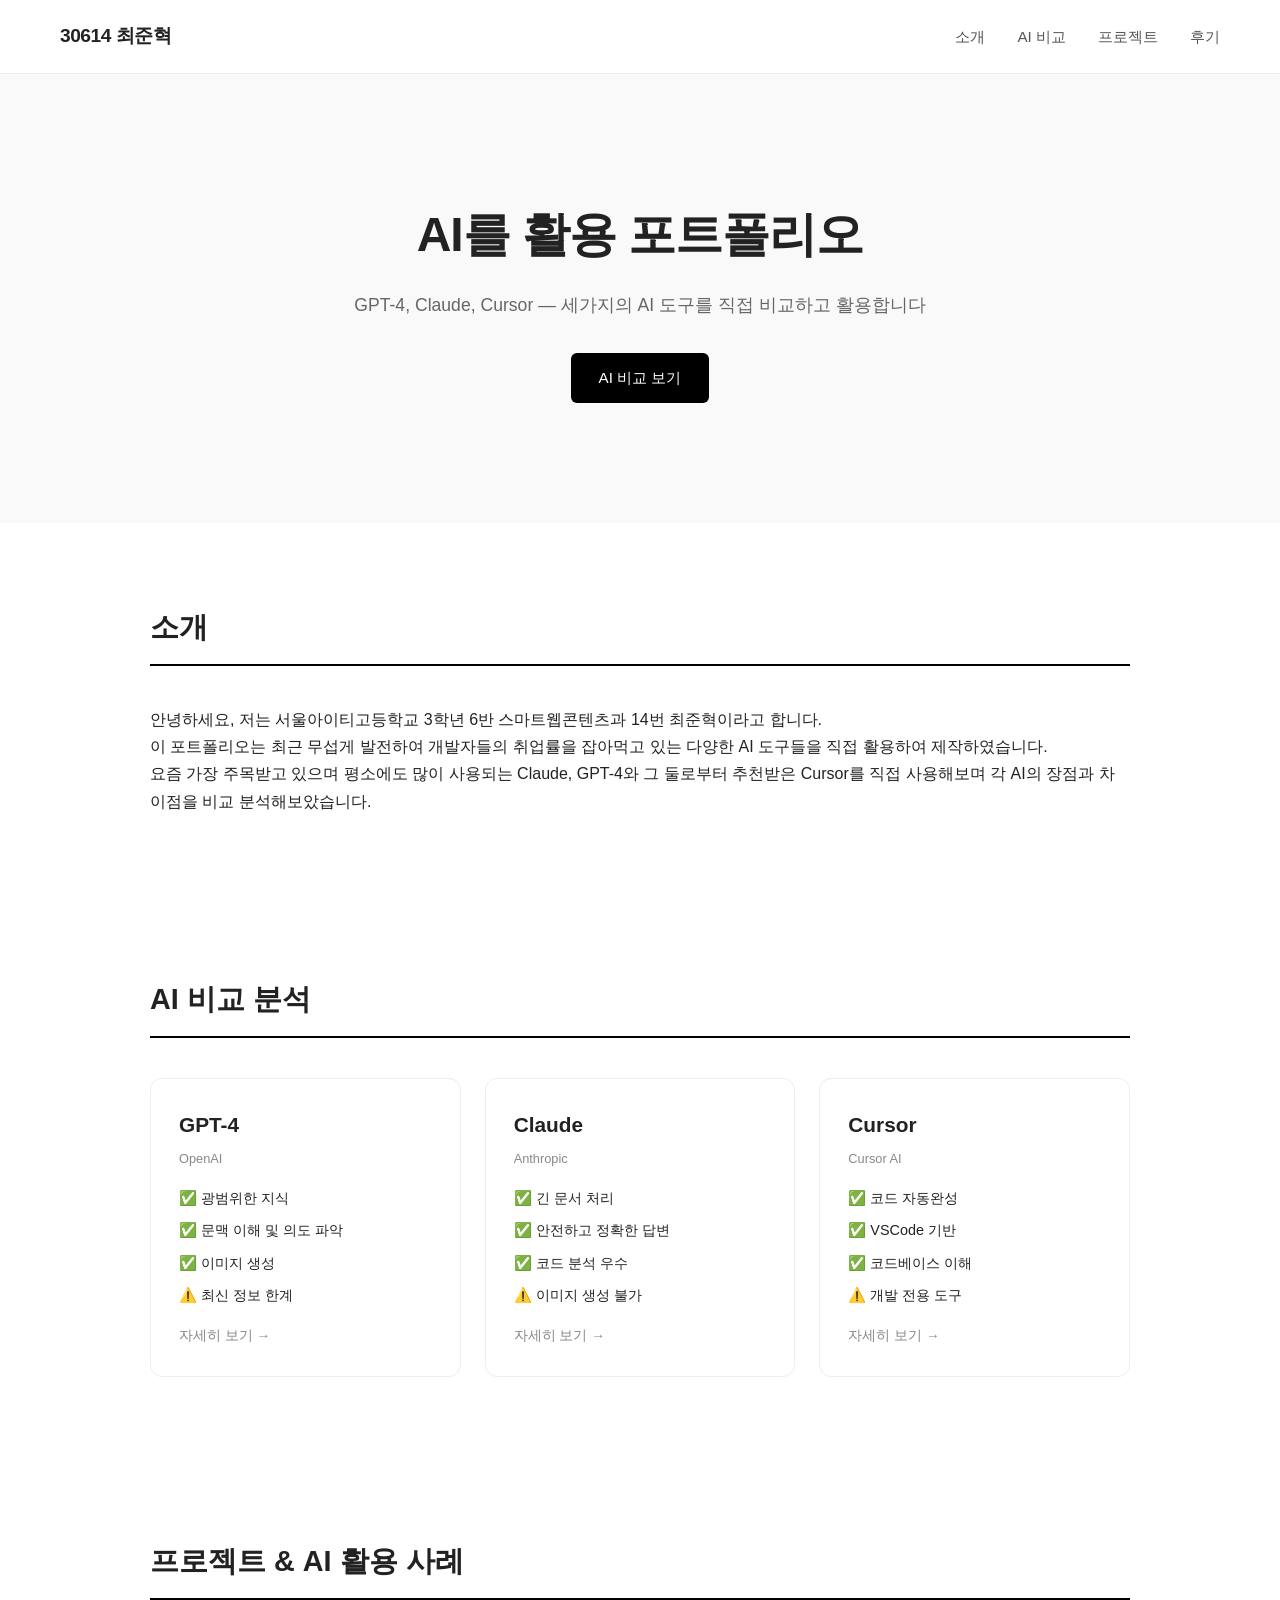
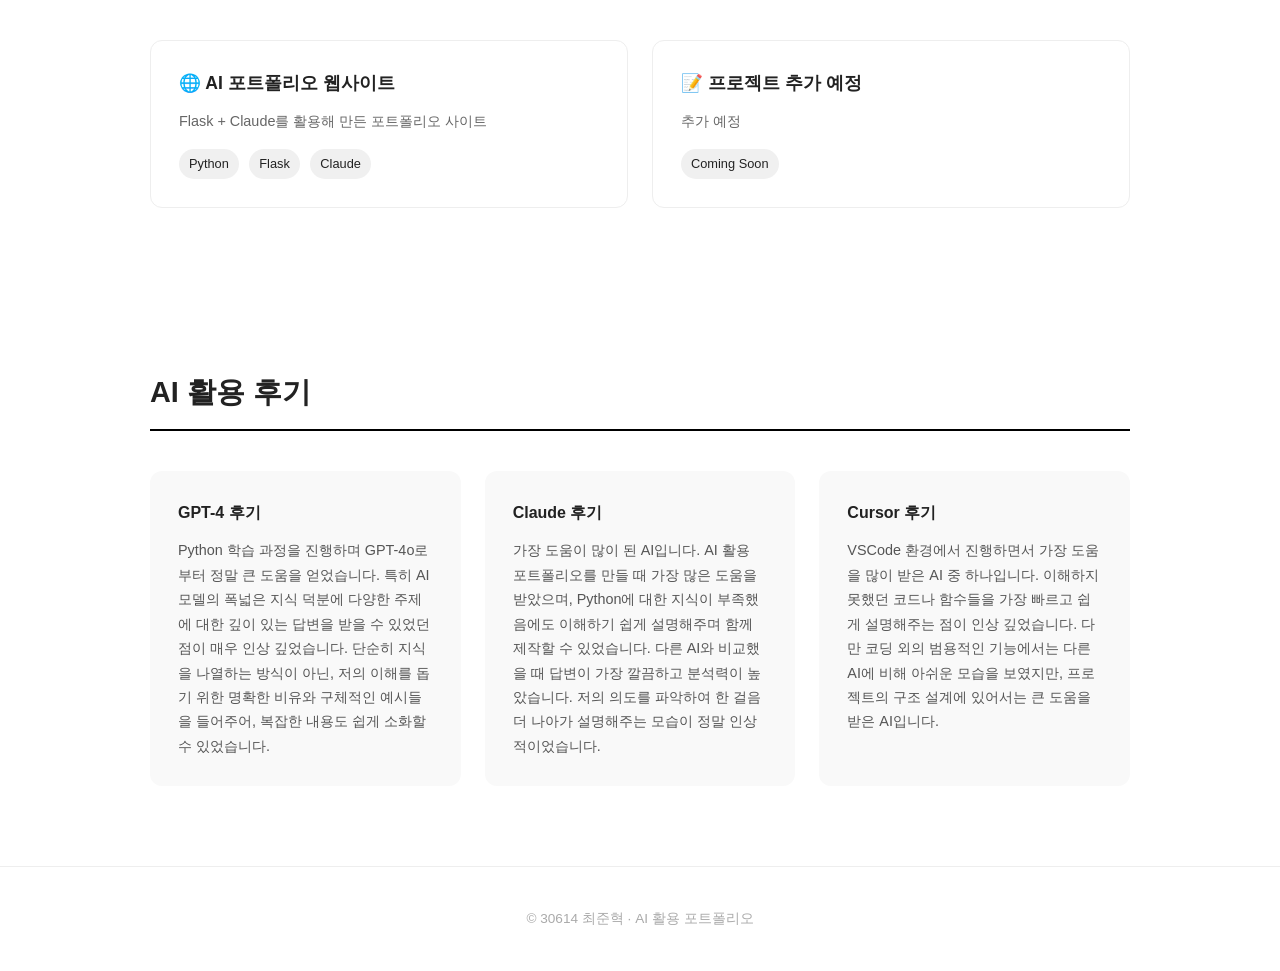
<file: templates/index.html>
<!DOCTYPE html>
<html lang="ko">
<head>
    <meta charset="UTF-8">
    <meta name="viewport" content="width=device-width, initial-scale=1.0">
    <title>AI 활용 포트폴리오</title>
    <link rel="stylesheet" href="/static/style.css">
</head>
<body>

    <!-- 네비게이션 -->
    <nav>
        <div class="nav-logo">30614 최준혁</div>
        <ul class="nav-links">
            <li><a href="#about">소개</a></li>
            <li><a href="#ai-compare">AI 비교</a></li>
            <li><a href="#projects">프로젝트</a></li>
            <li><a href="#review">후기</a></li>
        </ul>
    </nav>

    <!-- 히어로 -->
    <section id="hero">
        <h1>AI를 활용 포트폴리오</h1>
        <p>GPT-4, Claude, Cursor — 세가지의 AI 도구를 직접 비교하고 활용합니다</p>
        <a href="#ai-compare" class="btn">AI 비교 보기</a>
    </section>

    <!-- 소개 -->
    <section id="about">
        <h2>소개</h2>
        <p>안녕하세요, 저는 서울아이티고등학교 3학년 6반 스마트웹콘텐츠과 14번 최준혁이라고 합니다.<br>
        이 포트폴리오는 최근 무섭게 발전하여 개발자들의 취업률을 잡아먹고 있는 다양한 AI 도구들을 직접 활용하여 제작하였습니다.<br>
        요즘 가장 주목받고 있으며 평소에도 많이 사용되는 Claude, GPT-4와 그 둘로부터 추천받은 Cursor를 직접 사용해보며 각 AI의 장점과 차이점을 비교 분석해보았습니다.</p>
    </section>

<!-- AI 비교 -->
<section id="ai-compare">
    <h2>AI 비교 분석</h2>
    <div class="compare-grid">
        <a href="/gpt4" class="ai-card">
            <h3>GPT-4</h3>
            <p class="tag">OpenAI</p>
            <ul>
                <li>✅ 광범위한 지식</li>
                <li>✅ 문맥 이해 및 의도 파악</li>
                <li>✅ 이미지 생성</li>
                <li>⚠️ 최신 정보 한계</li>
            </ul>
            <span class="card-link">자세히 보기 →</span>
        </a>
        <a href="/claude" class="ai-card">
            <h3>Claude</h3>
            <p class="tag">Anthropic</p>
            <ul>
                <li>✅ 긴 문서 처리</li>
                <li>✅ 안전하고 정확한 답변</li>
                <li>✅ 코드 분석 우수</li>
                <li>⚠️ 이미지 생성 불가</li>
            </ul>
            <span class="card-link">자세히 보기 →</span>
        </a>
        <a href="/cursor" class="ai-card">
            <h3>Cursor</h3>
            <p class="tag">Cursor AI</p>
            <ul>
                <li>✅ 코드 자동완성</li>
                <li>✅ VSCode 기반</li>
                <li>✅ 코드베이스 이해</li>
                <li>⚠️ 개발 전용 도구</li>
            </ul>
            <span class="card-link">자세히 보기 →</span>
        </a>
    </div>
</section>

    <!-- 프로젝트 & 활용 사례 -->
    <section id="projects">
        <h2>프로젝트 & AI 활용 사례</h2>
        <div class="project-grid">
            <div class="project-card">
                <h3>🌐 AI 포트폴리오 웹사이트</h3>
                <p>Flask + Claude를 활용해 만든 포트폴리오 사이트</p>
                <span class="chip">Python</span>
                <span class="chip">Flask</span>
                <span class="chip">Claude</span>
            </div>
            <div class="project-card">
                <h3>📝 프로젝트 추가 예정</h3>
                <p>추가 예정</p>
                <span class="chip">Coming Soon</span>
            </div>
        </div>
    </section>

    <!-- 후기 -->
    <section id="review">
        <h2>AI 활용 후기</h2>
        <div class="review-grid">
            <div class="review-card">
                <h3>GPT-4 후기</h3>
                <p>Python 학습 과정을 진행하며 GPT-4o로 부터 정말 큰 도움을 얻었습니다. 특히 AI 모델의 폭넓은 지식 덕분에 다양한 주제에 대한 깊이 있는 답변을 받을 수 있었던 점이 매우 인상 깊었습니다. 단순히 지식을 나열하는 방식이 아닌, 저의 이해를 돕기 위한 명확한 비유와 구체적인 예시들을 들어주어, 복잡한 내용도 쉽게 소화할 수 있었습니다.</p>
            </div>
            <div class="review-card">
                <h3>Claude 후기</h3>
                <p>가장 도움이 많이 된 AI입니다. AI 활용 포트폴리오를 만들 때 가장 많은 도움을 받았으며, Python에 대한 지식이 부족했음에도 이해하기 쉽게 설명해주며 함께 제작할 수 있었습니다. 다른 AI와 비교했을 때 답변이 가장 깔끔하고 분석력이 높았습니다. 저의 의도를 파악하여 한 걸음 더 나아가 설명해주는 모습이 정말 인상적이었습니다.</p>
            </div>
            <div class="review-card">
                <h3>Cursor 후기</h3>
                <p>VSCode 환경에서 진행하면서 가장 도움을 많이 받은 AI 중 하나입니다. 이해하지 못했던 코드나 함수들을 가장 빠르고 쉽게 설명해주는 점이 인상 깊었습니다. 다만 코딩 외의 범용적인 기능에서는 다른 AI에 비해 아쉬운 모습을 보였지만, 프로젝트의 구조 설계에 있어서는 큰 도움을 받은 AI입니다.</p>
            </div>
        </div>
    </section>

    <footer>
        <p>© 30614 최준혁 · AI 활용 포트폴리오</p>
    </footer>

</body>
</html>
</file>
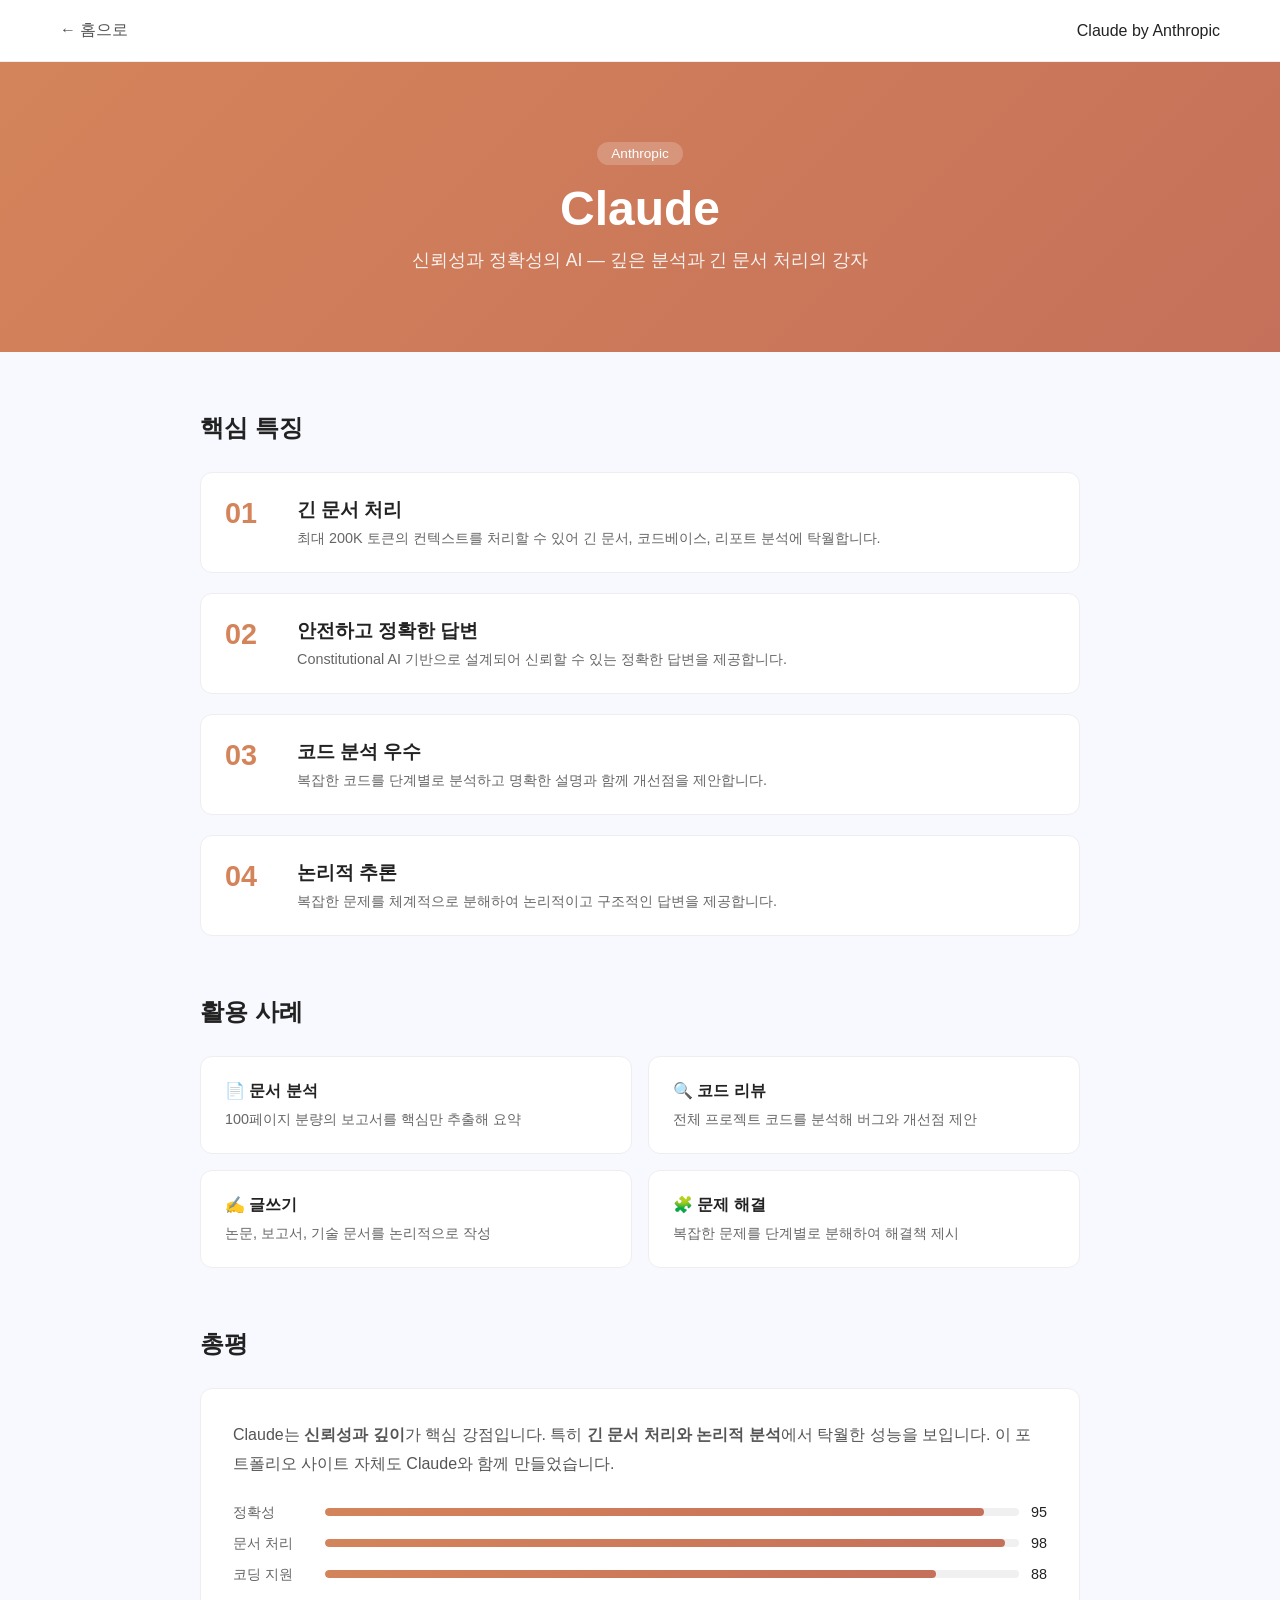
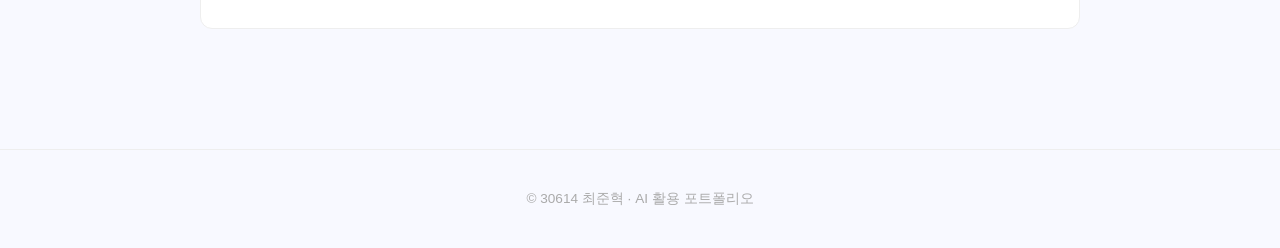
<file: templates/claude.html>
<!DOCTYPE html>
<html lang="ko">
<head>
    <meta charset="UTF-8">
    <title>Claude 분석</title>
    <link rel="stylesheet" href="/static/claude.css">
</head>
<body>
    <nav>
        <a href="/" class="back">← 홈으로</a>
        <span>Claude by Anthropic</span>
    </nav>

    <header>
        <div class="badge">Anthropic</div>
        <h1>Claude</h1>
        <p>신뢰성과 정확성의 AI — 깊은 분석과 긴 문서 처리의 강자</p>
    </header>

    <main>
        <section class="features">
            <h2>핵심 특징</h2>
            <div class="feature-list">
                <div class="feature-item">
                    <div class="num">01</div>
                    <div>
                        <h3>긴 문서 처리</h3>
                        <p>최대 200K 토큰의 컨텍스트를 처리할 수 있어 긴 문서, 코드베이스, 리포트 분석에 탁월합니다.</p>
                    </div>
                </div>
                <div class="feature-item">
                    <div class="num">02</div>
                    <div>
                        <h3>안전하고 정확한 답변</h3>
                        <p>Constitutional AI 기반으로 설계되어 신뢰할 수 있는 정확한 답변을 제공합니다.</p>
                    </div>
                </div>
                <div class="feature-item">
                    <div class="num">03</div>
                    <div>
                        <h3>코드 분석 우수</h3>
                        <p>복잡한 코드를 단계별로 분석하고 명확한 설명과 함께 개선점을 제안합니다.</p>
                    </div>
                </div>
                <div class="feature-item">
                    <div class="num">04</div>
                    <div>
                        <h3>논리적 추론</h3>
                        <p>복잡한 문제를 체계적으로 분해하여 논리적이고 구조적인 답변을 제공합니다.</p>
                    </div>
                </div>
            </div>
        </section>

        <section class="use-case">
            <h2>활용 사례</h2>
            <div class="case-grid">
                <div class="case-card">
                    <h3>📄 문서 분석</h3>
                    <p>100페이지 분량의 보고서를 핵심만 추출해 요약</p>
                </div>
                <div class="case-card">
                    <h3>🔍 코드 리뷰</h3>
                    <p>전체 프로젝트 코드를 분석해 버그와 개선점 제안</p>
                </div>
                <div class="case-card">
                    <h3>✍️ 글쓰기</h3>
                    <p>논문, 보고서, 기술 문서를 논리적으로 작성</p>
                </div>
                <div class="case-card">
                    <h3>🧩 문제 해결</h3>
                    <p>복잡한 문제를 단계별로 분해하여 해결책 제시</p>
                </div>
            </div>
        </section>

        <section class="verdict">
            <h2>총평</h2>
            <div class="verdict-box">
                <p>Claude는 <strong>신뢰성과 깊이</strong>가 핵심 강점입니다. 특히 <strong>긴 문서 처리와 논리적 분석</strong>에서 탁월한 성능을 보입니다. 이 포트폴리오 사이트 자체도 Claude와 함께 만들었습니다.</p>
                <div class="score-row">
                    <span>정확성</span>
                    <div class="bar"><div class="fill" style="width:95%"></div></div>
                    <span>95</span>
                </div>
                <div class="score-row">
                    <span>문서 처리</span>
                    <div class="bar"><div class="fill" style="width:98%"></div></div>
                    <span>98</span>
                </div>
                <div class="score-row">
                    <span>코딩 지원</span>
                    <div class="bar"><div class="fill" style="width:88%"></div></div>
                    <span>88</span>
                </div>
            </div>
        </section>
    </main>

    <footer><p>© 30614 최준혁 · AI 활용 포트폴리오</p></footer>
</body>
</html>
</file>
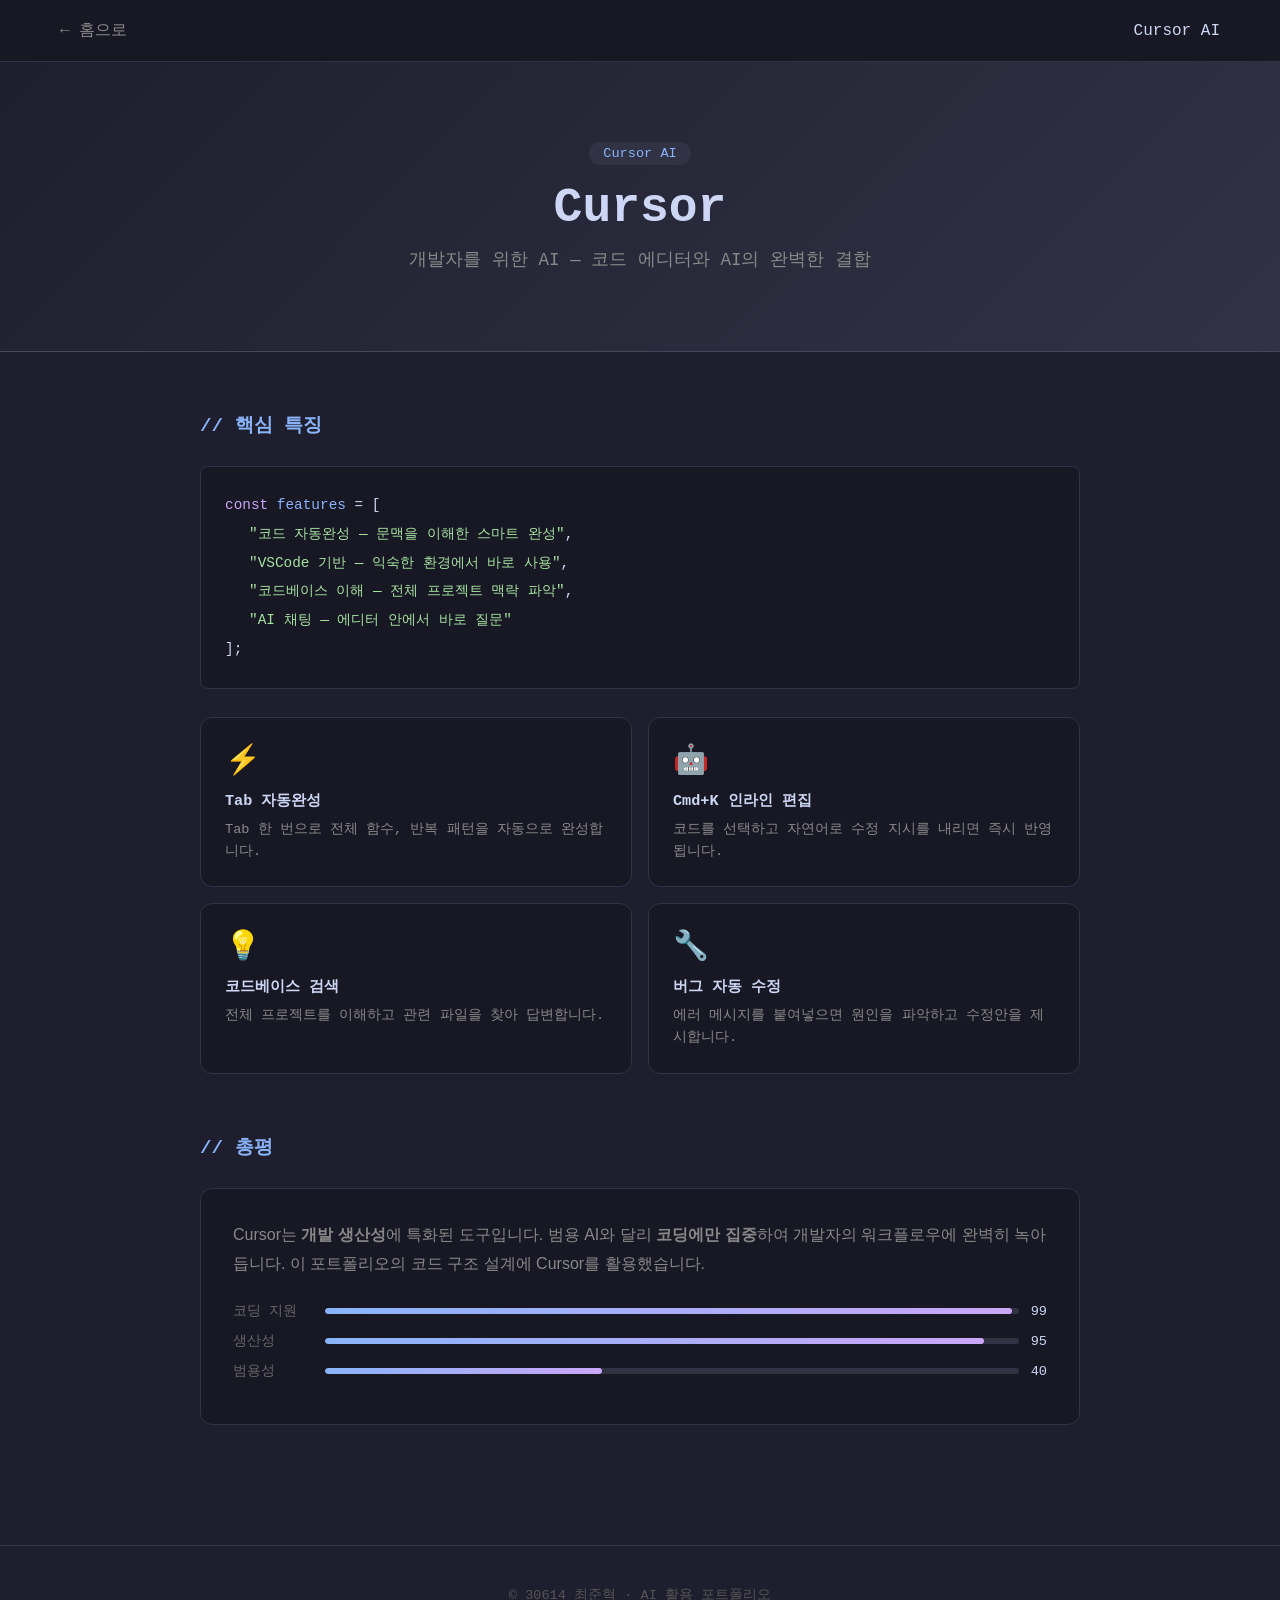
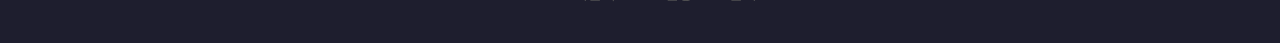
<file: templates/cursor.html>
<!DOCTYPE html>
<html lang="ko">
<head>
    <meta charset="UTF-8">
    <title>Cursor 분석</title>
    <link rel="stylesheet" href="/static/cursor.css">
</head>
<body>
    <nav>
        <a href="/" class="back">← 홈으로</a>
        <span>Cursor AI</span>
    </nav>

    <header>
        <div class="badge">Cursor AI</div>
        <h1>Cursor</h1>
        <p>개발자를 위한 AI — 코드 에디터와 AI의 완벽한 결합</p>
    </header>

    <main>
        <section class="features">
            <h2>// 핵심 특징</h2>
            <div class="code-block">
                <div class="code-line"><span class="key">const</span> <span class="var">features</span> = [</div>
                <div class="code-line indent"><span class="str">"코드 자동완성 — 문맥을 이해한 스마트 완성"</span>,</div>
                <div class="code-line indent"><span class="str">"VSCode 기반 — 익숙한 환경에서 바로 사용"</span>,</div>
                <div class="code-line indent"><span class="str">"코드베이스 이해 — 전체 프로젝트 맥락 파악"</span>,</div>
                <div class="code-line indent"><span class="str">"AI 채팅 — 에디터 안에서 바로 질문"</span></div>
                <div class="code-line">];</div>
            </div>
            <div class="feature-grid">
                <div class="feature-card">
                    <span class="icon">⚡</span>
                    <h3>Tab 자동완성</h3>
                    <p>Tab 한 번으로 전체 함수, 반복 패턴을 자동으로 완성합니다.</p>
                </div>
                <div class="feature-card">
                    <span class="icon">🤖</span>
                    <h3>Cmd+K 인라인 편집</h3>
                    <p>코드를 선택하고 자연어로 수정 지시를 내리면 즉시 반영됩니다.</p>
                </div>
                <div class="feature-card">
                    <span class="icon">💡</span>
                    <h3>코드베이스 검색</h3>
                    <p>전체 프로젝트를 이해하고 관련 파일을 찾아 답변합니다.</p>
                </div>
                <div class="feature-card">
                    <span class="icon">🔧</span>
                    <h3>버그 자동 수정</h3>
                    <p>에러 메시지를 붙여넣으면 원인을 파악하고 수정안을 제시합니다.</p>
                </div>
            </div>
        </section>

        <section class="verdict">
            <h2>// 총평</h2>
            <div class="verdict-box">
                <p>Cursor는 <strong>개발 생산성</strong>에 특화된 도구입니다. 범용 AI와 달리 <strong>코딩에만 집중</strong>하여 개발자의 워크플로우에 완벽히 녹아듭니다. 이 포트폴리오의 코드 구조 설계에 Cursor를 활용했습니다.</p>
                <div class="score-row">
                    <span class="label">코딩 지원</span>
                    <div class="bar"><div class="fill" style="width:99%"></div></div>
                    <span>99</span>
                </div>
                <div class="score-row">
                    <span class="label">생산성</span>
                    <div class="bar"><div class="fill" style="width:95%"></div></div>
                    <span>95</span>
                </div>
                <div class="score-row">
                    <span class="label">범용성</span>
                    <div class="bar"><div class="fill" style="width:40%"></div></div>
                    <span>40</span>
                </div>
            </div>
        </section>
    </main>

    <footer><p>© 30614 최준혁 · AI 활용 포트폴리오</p></footer>
</body>
</html>
</file>
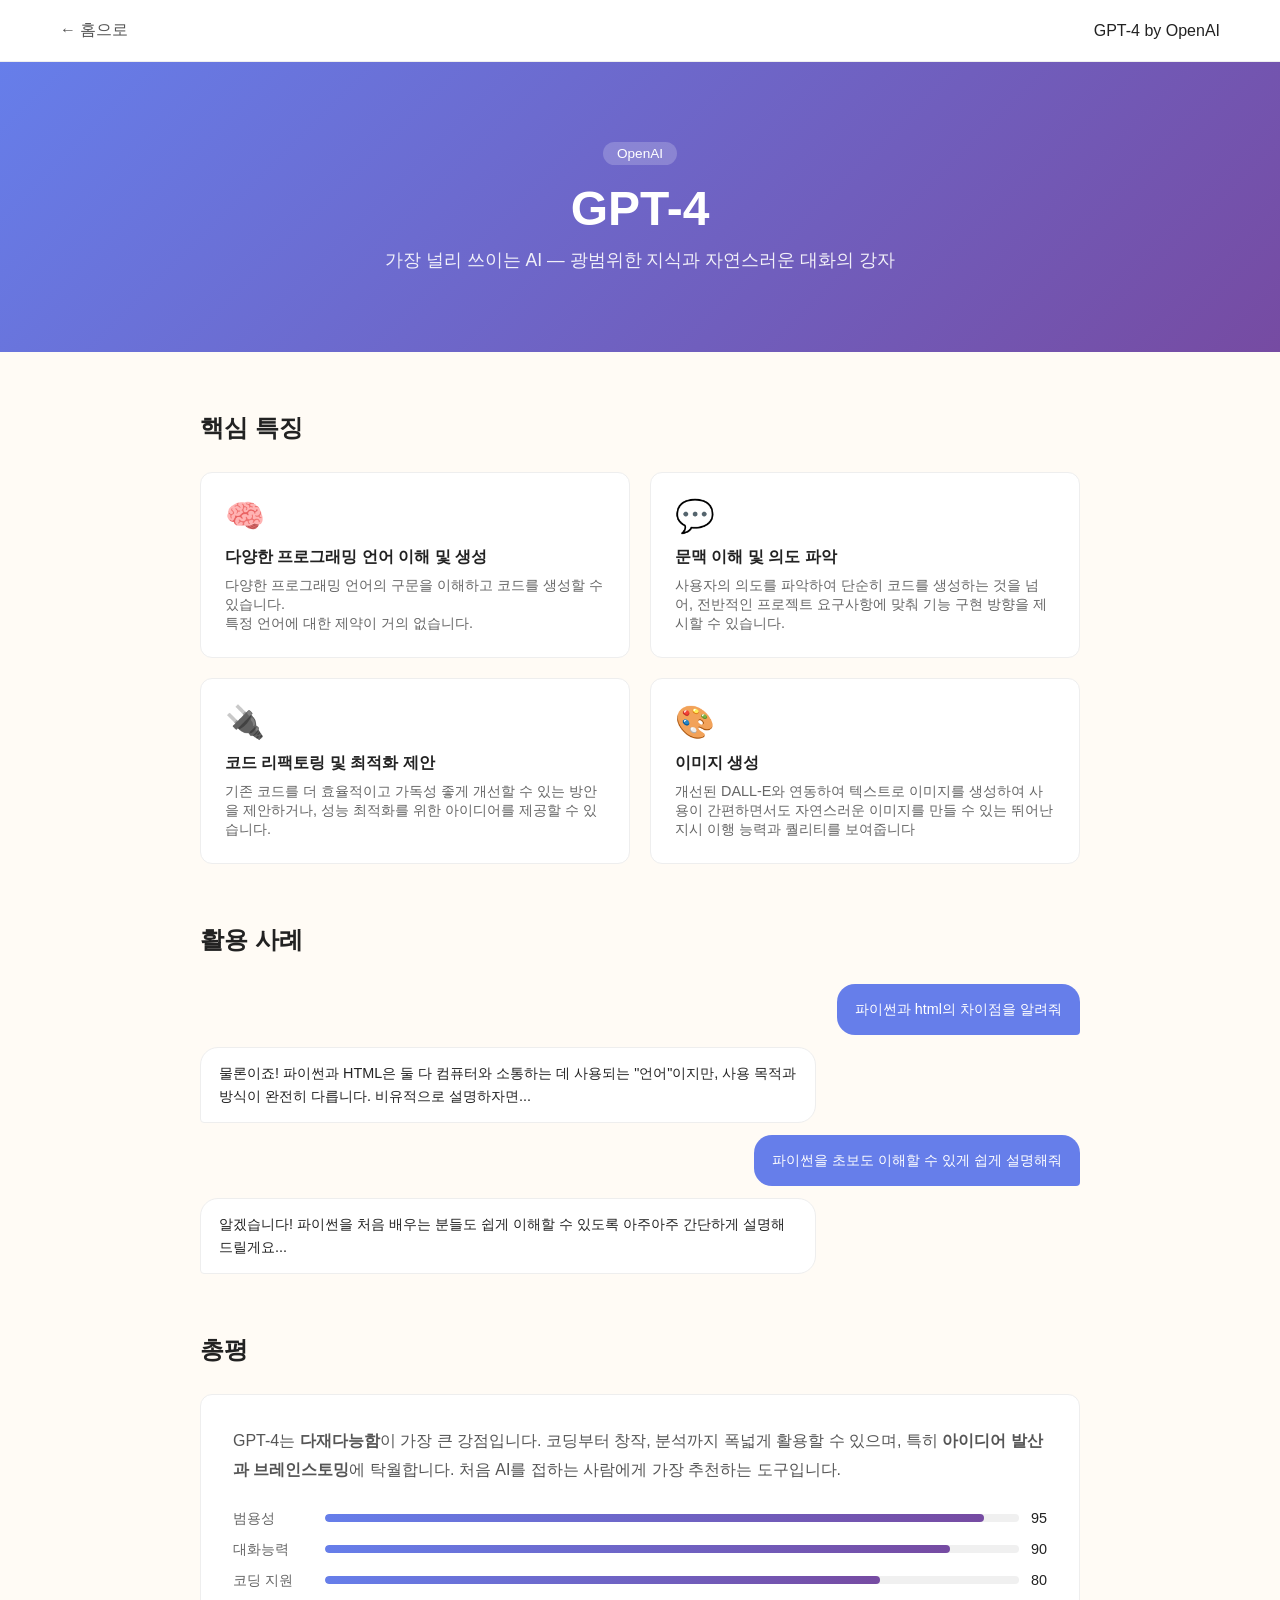
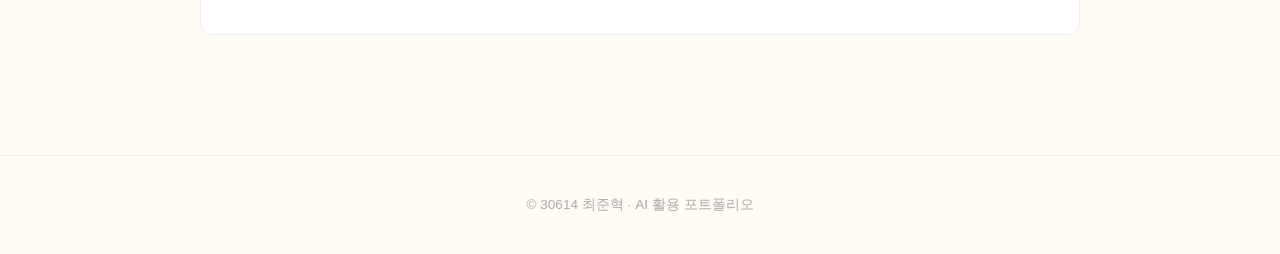
<file: templates/gpt4.html>
<!DOCTYPE html>
<html lang="ko">
<head>
    <meta charset="UTF-8">
    <title>GPT-4 분석</title>
    <link rel="stylesheet" href="/static/gpt4.css">
</head>
<body>
    <nav>
        <a href="/" class="back">← 홈으로</a>
        <span>GPT-4 by OpenAI</span>
    </nav>

    <header>
        <div class="badge">OpenAI</div>
        <h1>GPT-4</h1>
        <p>가장 널리 쓰이는 AI — 광범위한 지식과 자연스러운 대화의 강자</p>
    </header>

    <main>
        <section class="features">
            <h2>핵심 특징</h2>
            <div class="feature-grid">
                <div class="feature-card">
                    <span class="icon">🧠</span>
                    <h3>다양한 프로그래밍 언어 이해 및 생성</h3>
                    <p>다양한 프로그래밍 언어의 구문을 이해하고 코드를 생성할 수 있습니다. <br>특정 언어에 대한 제약이 거의 없습니다.</p>
                </div>
                <div class="feature-card">
                    <span class="icon">💬</span>
                    <h3>문맥 이해 및 의도 파악</h3>
                    <p>사용자의 의도를 파악하여 단순히 코드를 생성하는 것을 넘어, 전반적인 프로젝트 요구사항에 맞춰 기능 구현 방향을 제시할 수 있습니다.</p>
                </div>
                <div class="feature-card">
                    <span class="icon">🔌</span>
                    <h3>코드 리팩토링 및 최적화 제안</h3>
                    <p>기존 코드를 더 효율적이고 가독성 좋게 개선할 수 있는 방안을 제안하거나, 성능 최적화를 위한 아이디어를 제공할 수 있습니다.</p>
                </div>
                <div class="feature-card">
                    <span class="icon">🎨</span>
                    <h3>이미지 생성</h3>
                    <p>개선된 DALL-E와 연동하여 텍스트로 이미지를 생성하여 사용이 간편하면서도 자연스러운 이미지를 만들 수 있는 뛰어난 지시 이행 능력과 퀄리티를 보여줍니다</p>
                </div>
            </div>
        </section>

        <section class="use-case">
            <h2>활용 사례</h2>
            <div class="chat-demo">
                <div class="chat-bubble user">파이썬과 html의 차이점을 알려줘</div>
                <div class="chat-bubble gpt">물론이죠! 파이썬과 HTML은 둘 다 컴퓨터와 소통하는 데 사용되는 "언어"이지만, 사용 목적과 방식이 완전히 다릅니다. 비유적으로 설명하자면...</div>
                <div class="chat-bubble user">파이썬을 초보도 이해할 수 있게 쉽게 설명해줘</div>
                <div class="chat-bubble gpt">알겠습니다! 파이썬을 처음 배우는 분들도 쉽게 이해할 수 있도록 아주아주 간단하게 설명해 드릴게요...</div>
            </div>
        </section>

        <section class="verdict">
            <h2>총평</h2>
            <div class="verdict-box">
                <p>GPT-4는 <strong>다재다능함</strong>이 가장 큰 강점입니다. 코딩부터 창작, 분석까지 폭넓게 활용할 수 있으며, 특히 <strong>아이디어 발산과 브레인스토밍</strong>에 탁월합니다. 처음 AI를 접하는 사람에게 가장 추천하는 도구입니다.</p>
                <div class="score-row">
                    <span>범용성</span>
                    <div class="bar"><div class="fill" style="width:95%"></div></div>
                    <span>95</span>
                </div>
                <div class="score-row">
                    <span>대화능력</span>
                    <div class="bar"><div class="fill" style="width:90%"></div></div>
                    <span>90</span>
                </div>
                <div class="score-row">
                    <span>코딩 지원</span>
                    <div class="bar"><div class="fill" style="width:80%"></div></div>
                    <span>80</span>
                </div>
            </div>
        </section>
    </main>

    <footer><p>© 30614 최준혁 · AI 활용 포트폴리오</p></footer>
</body>
</html>
</file>
<file: static/style.css>
* {
    margin: 0;
    padding: 0;
    box-sizing: border-box;
}

body {
    font-family: 'Segoe UI', sans-serif;
    color: #222;
    background: #fff;
    line-height: 1.7;
}

/* 네비게이션 */
nav {
    display: flex;
    justify-content: space-between;
    align-items: center;
    padding: 20px 60px;
    border-bottom: 1px solid #eee;
    position: sticky;
    top: 0;
    background: #fff;
    z-index: 100;
}

.nav-logo {
    font-weight: 700;
    font-size: 1.2rem;
    letter-spacing: -0.5px;
}

.nav-links {
    list-style: none;
    display: flex;
    gap: 32px;
}

.nav-links a {
    text-decoration: none;
    color: #555;
    font-size: 0.95rem;
    transition: color 0.2s;
}

.nav-links a:hover {
    color: #000;
}

/* 섹션 공통 */
section {
    padding: 80px 60px;
    max-width: 1100px;
    margin: 0 auto;
}

section h2 {
    font-size: 1.8rem;
    font-weight: 700;
    margin-bottom: 40px;
    padding-bottom: 12px;
    border-bottom: 2px solid #000;
}

/* 히어로 */
#hero {
    text-align: center;
    padding: 120px 60px;
    background: #f9f9f9;
    max-width: 100%;
}

#hero h1 {
    font-size: 3rem;
    font-weight: 800;
    margin-bottom: 16px;
    letter-spacing: -1px;
}

#hero p {
    color: #666;
    font-size: 1.1rem;
    margin-bottom: 32px;
}

.btn {
    display: inline-block;
    padding: 12px 28px;
    background: #000;
    color: #fff;
    text-decoration: none;
    border-radius: 6px;
    font-size: 0.95rem;
    transition: background 0.2s;
}

.btn:hover {
    background: #333;
}

/* AI 비교 카드 */
.compare-grid {
    display: grid;
    grid-template-columns: repeat(3, 1fr);
    gap: 24px;
}

.ai-card {
    border: 1px solid #eee;
    border-radius: 12px;
    padding: 28px;
    transition: box-shadow 0.2s, transform 0.2s;
    text-decoration: none;
    color: #222;
    display: block;
    cursor: pointer;
}

.ai-card:hover {
    box-shadow: 0 4px 20px rgba(0,0,0,0.08);
    transform: translateY(-4px);
}

.card-link {
    display: inline-block;
    margin-top: 16px;
    font-size: 0.85rem;
    color: #888;
}   

.ai-card h3 {
    font-size: 1.3rem;
    margin-bottom: 6px;
}

.tag {
    font-size: 0.8rem;
    color: #888;
    margin-bottom: 16px;
}

.ai-card ul {
    list-style: none;
    display: flex;
    flex-direction: column;
    gap: 8px;
    font-size: 0.9rem;
}

/* 프로젝트 카드 */
.project-grid {
    display: grid;
    grid-template-columns: repeat(2, 1fr);
    gap: 24px;
}

.project-card {
    border: 1px solid #eee;
    border-radius: 12px;
    padding: 28px;
    transition: box-shadow 0.2s;
}

.project-card:hover {
    box-shadow: 0 4px 20px rgba(0,0,0,0.08);
}

.project-card h3 {
    margin-bottom: 10px;
    font-size: 1.1rem;
}

.project-card p {
    color: #666;
    font-size: 0.9rem;
    margin-bottom: 16px;
}

.chip {
    display: inline-block;
    background: #f0f0f0;
    padding: 4px 10px;
    border-radius: 20px;
    font-size: 0.8rem;
    margin-right: 6px;
}

/* 후기 카드 */
.review-grid {
    display: grid;
    grid-template-columns: repeat(3, 1fr);
    gap: 24px;
}

.review-card {
    background: #f9f9f9;
    border-radius: 12px;
    padding: 28px;
}

.review-card h3 {
    margin-bottom: 12px;
    font-size: 1rem;
    font-weight: 700;
}

.review-card p {
    color: #555;
    font-size: 0.9rem;
}

/* 푸터 */
footer {
    text-align: center;
    padding: 40px;
    border-top: 1px solid #eee;
    color: #aaa;
    font-size: 0.85rem;
}
</file>
<file: static/claude.css>
* { margin: 0; padding: 0; box-sizing: border-box; }
body { font-family: 'Segoe UI', sans-serif; background: #f8f9ff; color: #222; }

nav {
    display: flex;
    justify-content: space-between;
    align-items: center;
    padding: 20px 60px;
    background: #fff;
    border-bottom: 1px solid #eee;
}
nav a { text-decoration: none; color: #555; transition: color 0.2s; }
nav a:hover { color: #000; }

header {
    text-align: center;
    padding: 80px 60px;
    background: linear-gradient(135deg, #d4845a 0%, #c5705a 100%);
    color: white;
}
.badge {
    display: inline-block;
    background: rgba(255,255,255,0.2);
    padding: 4px 14px;
    border-radius: 20px;
    font-size: 0.85rem;
    margin-bottom: 16px;
}
header h1 { font-size: 3rem; font-weight: 800; margin-bottom: 12px; }
header p { font-size: 1.1rem; opacity: 0.9; }

main { max-width: 1000px; margin: 0 auto; padding: 60px; }
section { margin-bottom: 60px; }
h2 { font-size: 1.5rem; font-weight: 700; margin-bottom: 28px; }

.feature-list { display: flex; flex-direction: column; gap: 20px; }
.feature-item {
    display: flex;
    gap: 24px;
    background: #fff;
    border-radius: 12px;
    padding: 24px;
    border: 1px solid #eee;
    cursor: default;
    transition: box-shadow 0.2s, transform 0.2s;
}
.feature-item:hover {
    box-shadow: 0 4px 20px rgba(0,0,0,0.08);
    transform: translateX(4px);
}
.num { font-size: 1.8rem; font-weight: 800; color: #d4845a; min-width: 48px; }
.feature-item h3 { margin-bottom: 6px; }
.feature-item p { color: #666; font-size: 0.9rem; }

.case-grid {
    display: grid;
    grid-template-columns: repeat(2, 1fr);
    gap: 16px;
}
.case-card {
    background: #fff;
    border-radius: 12px;
    padding: 24px;
    border: 1px solid #eee;
    cursor: default;
    transition: box-shadow 0.2s, transform 0.2s;
}
.case-card:hover {
    box-shadow: 0 4px 20px rgba(0,0,0,0.08);
    transform: translateY(-3px);
}
.case-card h3 { margin-bottom: 8px; font-size: 1rem; }
.case-card p { color: #666; font-size: 0.9rem; }

.verdict-box { background: #fff; border-radius: 12px; padding: 32px; border: 1px solid #eee; }
.verdict-box p { color: #555; margin-bottom: 24px; line-height: 1.8; }
.score-row { display: flex; align-items: center; gap: 12px; margin-bottom: 12px; font-size: 0.9rem; }
.score-row span:first-child { width: 80px; color: #666; }
.bar { flex: 1; height: 8px; background: #f0f0f0; border-radius: 4px; overflow: hidden; }
.fill { height: 100%; background: linear-gradient(90deg, #d4845a, #c5705a); border-radius: 4px; }

footer { text-align: center; padding: 40px; border-top: 1px solid #eee; color: #aaa; font-size: 0.85rem; }
</file>
<file: static/cursor.css>
* { margin: 0; padding: 0; box-sizing: border-box; }
body { font-family: 'Consolas', monospace; background: #1e1e2e; color: #cdd6f4; }

nav {
    display: flex;
    justify-content: space-between;
    align-items: center;
    padding: 20px 60px;
    background: #181825;
    border-bottom: 1px solid #313244;
}
nav a { text-decoration: none; color: #888; transition: color 0.2s; }
nav a:hover { color: #cdd6f4; }

header {
    text-align: center;
    padding: 80px 60px;
    background: linear-gradient(135deg, #1e1e2e 0%, #313244 100%);
    border-bottom: 1px solid #45475a;
}
.badge {
    display: inline-block;
    background: #313244;
    padding: 4px 14px;
    border-radius: 20px;
    font-size: 0.85rem;
    margin-bottom: 16px;
    color: #89b4fa;
}
header h1 { font-size: 3rem; font-weight: 800; margin-bottom: 12px; color: #cdd6f4; }
header p { font-size: 1.1rem; color: #888; }

main { max-width: 1000px; margin: 0 auto; padding: 60px; }
section { margin-bottom: 60px; }
h2 { font-size: 1.2rem; font-weight: 700; margin-bottom: 28px; color: #89b4fa; }

.code-block {
    background: #181825;
    border-radius: 8px;
    padding: 24px;
    margin-bottom: 28px;
    border: 1px solid #313244;
    font-size: 0.9rem;
    line-height: 2;
}
.code-line { color: #cdd6f4; }
.code-line.indent { padding-left: 24px; }
.key { color: #cba6f7; }
.var { color: #89b4fa; }
.str { color: #a6e3a1; }

.feature-grid {
    display: grid;
    grid-template-columns: repeat(2, 1fr);
    gap: 16px;
}
.feature-card {
    background: #181825;
    border-radius: 12px;
    padding: 24px;
    border: 1px solid #313244;
    cursor: default;
    transition: border-color 0.2s, transform 0.2s;
}
.feature-card:hover {
    border-color: #89b4fa;
    transform: translateY(-3px);
}
.icon { font-size: 1.8rem; display: block; margin-bottom: 12px; }
.feature-card h3 { margin-bottom: 8px; color: #cdd6f4; font-size: 0.95rem; }
.feature-card p { color: #888; font-size: 0.85rem; line-height: 1.6; }

.verdict-box { background: #181825; border-radius: 12px; padding: 32px; border: 1px solid #313244; }
.verdict-box p { color: #888; margin-bottom: 24px; line-height: 1.8; font-family: 'Segoe UI', sans-serif; }
.score-row { display: flex; align-items: center; gap: 12px; margin-bottom: 12px; font-size: 0.85rem; }
.label { width: 80px; color: #666; }
.bar { flex: 1; height: 6px; background: #313244; border-radius: 4px; overflow: hidden; }
.fill { height: 100%; background: linear-gradient(90deg, #89b4fa, #cba6f7); border-radius: 4px; }

footer { text-align: center; padding: 40px; border-top: 1px solid #313244; color: #555; font-size: 0.85rem; }
</file>
<file: static/gpt4.css>
* { margin: 0; padding: 0; box-sizing: border-box; }
body { font-family: 'Segoe UI', sans-serif; background: #fffbf5; color: #222; }

nav {
    display: flex;
    justify-content: space-between;
    align-items: center;
    padding: 20px 60px;
    background: #fff;
    border-bottom: 1px solid #eee;
}
nav a { text-decoration: none; color: #555; transition: color 0.2s; }
nav a:hover { color: #000; }

header {
    text-align: center;
    padding: 80px 60px;
    background: linear-gradient(135deg, #667eea 0%, #764ba2 100%);
    color: white;
}
.badge {
    display: inline-block;
    background: rgba(255,255,255,0.2);
    padding: 4px 14px;
    border-radius: 20px;
    font-size: 0.85rem;
    margin-bottom: 16px;
}
header h1 { font-size: 3rem; font-weight: 800; margin-bottom: 12px; }
header p { font-size: 1.1rem; opacity: 0.9; }

main { max-width: 1000px; margin: 0 auto; padding: 60px; }
section { margin-bottom: 60px; }
h2 { font-size: 1.5rem; font-weight: 700; margin-bottom: 28px; }

.feature-grid {
    display: grid;
    grid-template-columns: repeat(2, 1fr);
    gap: 20px;
}
.feature-card {
    background: #fff;
    border-radius: 12px;
    padding: 24px;
    border: 1px solid #eee;
    cursor: default;
    transition: box-shadow 0.2s, transform 0.2s;
}
.feature-card:hover {
    box-shadow: 0 4px 20px rgba(0,0,0,0.08);
    transform: translateY(-3px);
}
.icon { font-size: 2rem; display: block; margin-bottom: 12px; }
.feature-card h3 { margin-bottom: 8px; font-size: 1rem; }
.feature-card p { color: #666; font-size: 0.9rem; }

.chat-demo { display: flex; flex-direction: column; gap: 12px; }
.chat-bubble {
    max-width: 70%;
    padding: 14px 18px;
    border-radius: 18px;
    font-size: 0.9rem;
    line-height: 1.6;
}
.chat-bubble.user {
    background: #667eea;
    color: white;
    align-self: flex-end;
    border-bottom-right-radius: 4px;
}
.chat-bubble.gpt {
    background: #fff;
    border: 1px solid #eee;
    align-self: flex-start;
    border-bottom-left-radius: 4px;
}

.verdict-box { background: #fff; border-radius: 12px; padding: 32px; border: 1px solid #eee; }
.verdict-box p { color: #555; margin-bottom: 24px; line-height: 1.8; }
.score-row { display: flex; align-items: center; gap: 12px; margin-bottom: 12px; font-size: 0.9rem; }
.score-row span:first-child { width: 80px; color: #666; }
.bar { flex: 1; height: 8px; background: #f0f0f0; border-radius: 4px; overflow: hidden; }
.fill { height: 100%; background: linear-gradient(90deg, #667eea, #764ba2); border-radius: 4px; }

footer { text-align: center; padding: 40px; border-top: 1px solid #eee; color: #aaa; font-size: 0.85rem; }
</file>
